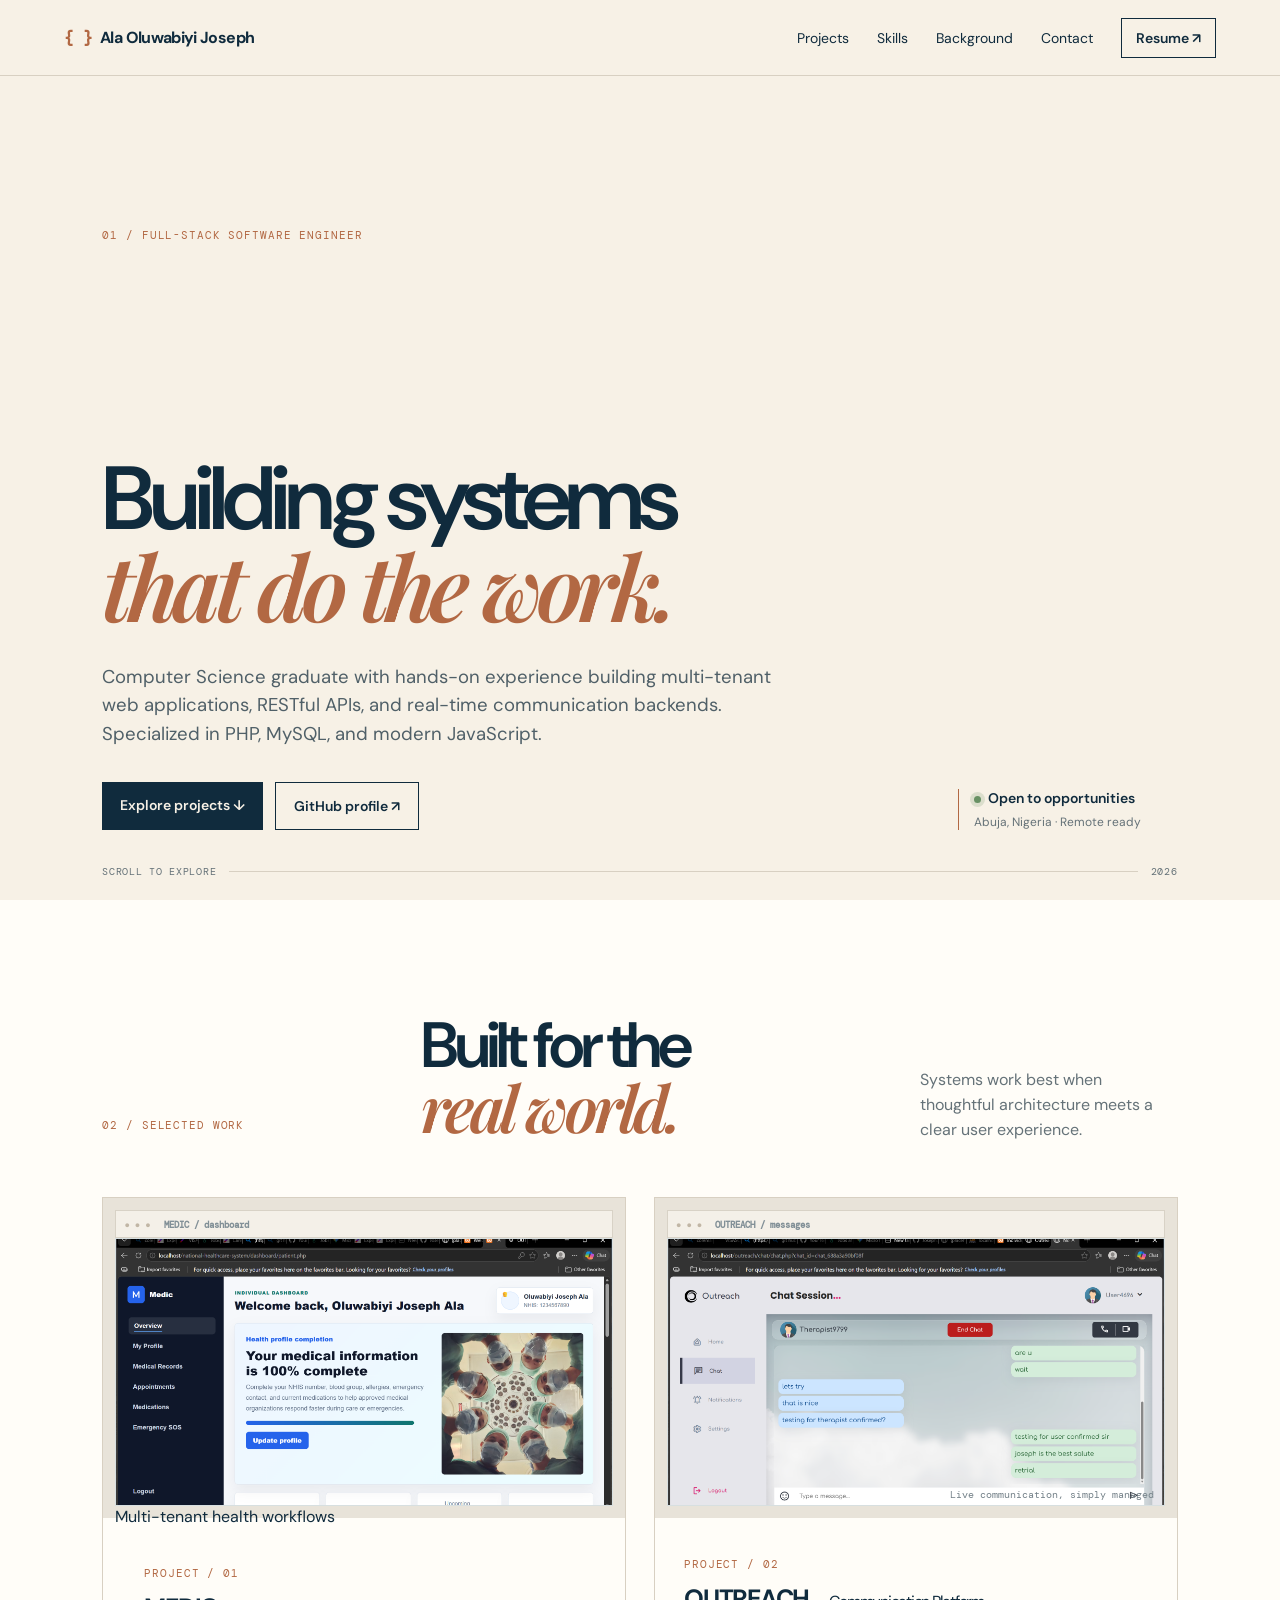
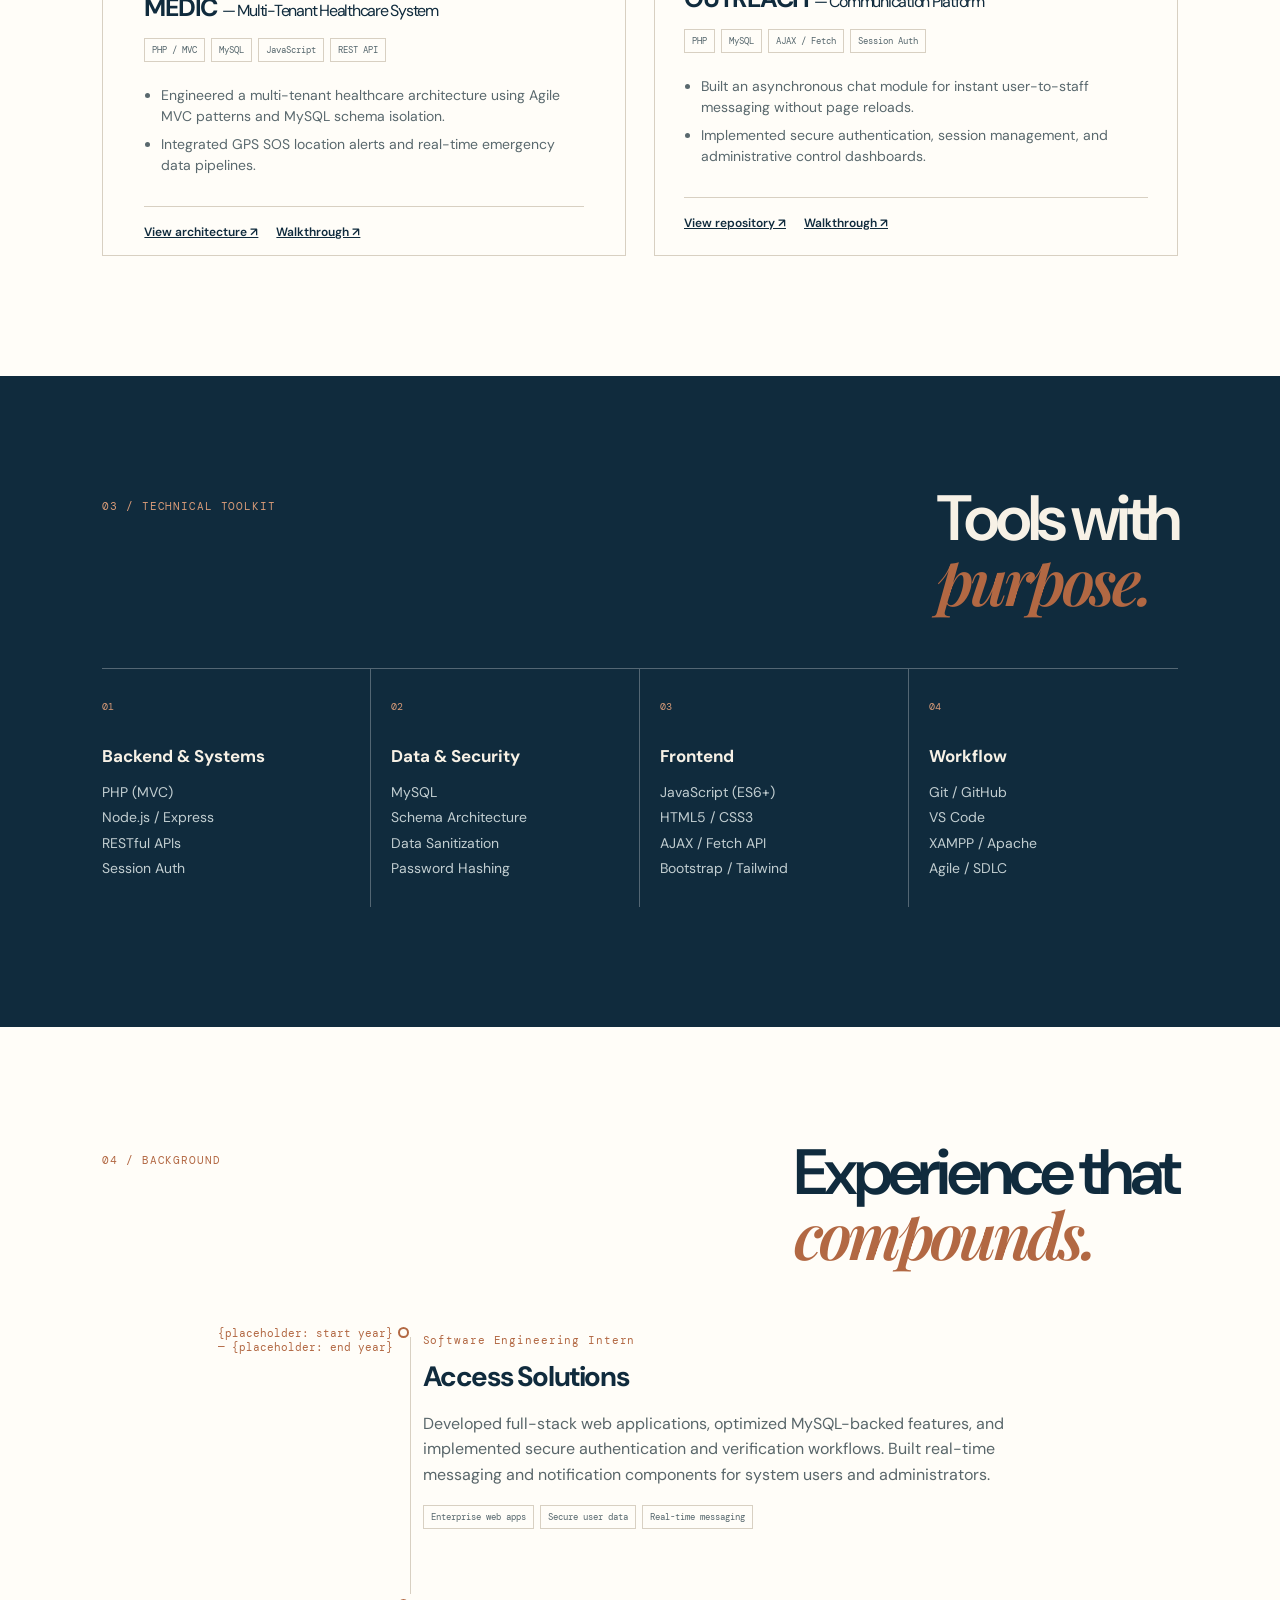
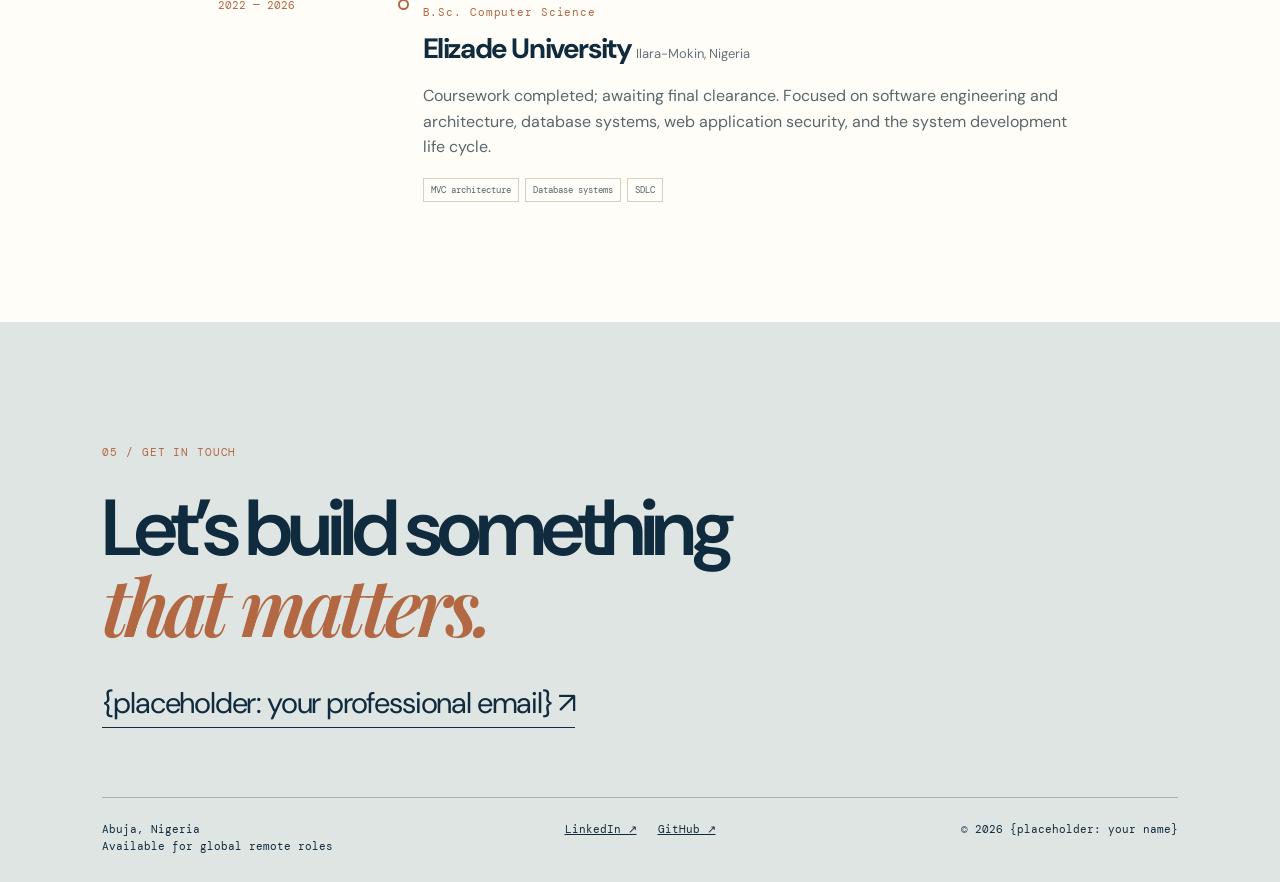
<file: index.html>
<!doctype html>
<html lang="en">
  <head>
    <meta charset="UTF-8"><meta name="viewport" content="width=device-width, initial-scale=1.0">
    <meta name="description" content="Portfolio of {placeholder: your name}, a Full-Stack Software Engineer.">
    <title>Ala Oluwabiyi Joseph — Full-Stack Engineer</title>
    <link rel="preconnect" href="https://fonts.googleapis.com"><link rel="preconnect" href="https://fonts.gstatic.com" crossorigin>
    <link href="https://fonts.googleapis.com/css2?family=DM+Mono&family=DM+Sans:wght@400;500;600;700&family=Playfair+Display:ital,wght@0,600;0,700;1,600&display=swap" rel="stylesheet"><link rel="stylesheet" href="styles.css">
  </head>
  <body>
    <header>
      <a class="brand" href="#top"><b>{ }</b>Ala Oluwabiyi Joseph</a>
      <button class="menu" aria-label="Open navigation">☰</button>
      <nav>
        <a href="#projects">Projects</a>
        <a href="#skills">Skills</a>
        <a href="#experience">Background</a>
        <a href="#contact">Contact</a>
        <a class="resume" href="assets/{placeholder-your-resume}.pdf" download>Resume ↗</a>
      </nav>
    </header>
    <main id="top">
      <section class="hero shell">
        <p class="eyebrow">01 / FULL-STACK SOFTWARE ENGINEER</p>
        <div class="hero-grid">
          <div>
            <h1>Building systems<br><em>that do the work.</em></h1>
            <p class="lede">Computer Science graduate with hands-on experience building multi-tenant web applications, RESTful APIs, and real-time communication backends. Specialized in PHP, MySQL, and modern JavaScript.</p>
            <div class="actions">
              <a class="button primary" href="#projects">Explore projects ↓</a>
              <a class="button secondary" href="https://github.com/Joseph21embid" target="_blank" rel="noreferrer">GitHub profile ↗</a>
            </div>
          </div>
          <aside><span class="live"></span>Open to opportunities<small>Abuja, Nigeria · Remote ready</small></aside>
        </div>
        <div class="scroll">SCROLL TO EXPLORE <i></i> 2026</div>
      </section>
      <section id="projects" class="projects shell">
        <div class="intro"><p class="eyebrow">
          02 / SELECTED WORK</p><h2>Built for the<br><em>real world.</em></h2><p>Systems work best when thoughtful architecture meets a clear user experience.</p>
        </div>
        <div class="project-grid">
          <article class="project">
            <div class="visual medic">
              <div class="bar">
                ● ● ● <b>MEDIC / dashboard</b>
              </div>
              <!-- Replace this src with your MEDIC dashboard screenshot. -->
              <img src="/pic/med.png" alt="MEDIC project screenshot placeholder" style="display: block; width: 100%; height: calc(100% - 28px); object-fit: cover; border: 1px solid #d7dfe0;">
              <div>
                <label>Multi-tenant health workflows</label>
              </div>
              <div class="project-copy"><p class="number">
                PROJECT / 01</p><h3>MEDIC <span>— Multi-Tenant Healthcare System</span></h3>
                <div class="tags">
                  <b>PHP / MVC</b><b>MySQL</b><b>JavaScript</b><b>REST API</b>
                </div>
                <ul><li>Engineered a multi-tenant healthcare architecture using Agile MVC patterns and MySQL schema isolation.</li><li>Integrated GPS SOS location alerts and real-time emergency data pipelines.</li></ul>
                <div class="links">
                  <a href="https://github.com/Joseph21embid/medic-healthcare-system" target="_blank">View architecture ↗</a>
                  <a href="/medic/patient.html">Walkthrough ↗</a>
                </div>
              </div>
            </div>
          </article>
          <article class="project">
            <div class="visual outreach">
              <div class="bar">
                ● ● ● <b>OUTREACH / messages</b>
              </div>
              <!-- Replace this src with your OUTREACH landing-page or chat screenshot. -->
              <img src="/pic/out.png" alt="OUTREACH project screenshot placeholder" style="display: block; width: 100%; height: calc(100% - 28px); object-fit: cover; border: 1px solid #d7dfe0;">
              <label>Live communication, simply managed</label>
            </div>
            <div class="project-copy">
              <p class="number">PROJECT / 02</p>
              <h3>OUTREACH <span>— Communication Platform</span></h3>
              <div class="tags">
                <b>PHP</b><b>MySQL</b><b>AJAX / Fetch</b><b>Session Auth</b>
              </div>
              <ul><li>Built an asynchronous chat module for instant user-to-staff messaging without page reloads.</li><li>Implemented secure authentication, session management, and administrative control dashboards.</li></ul>
              <div class="links">
                <a href="https://github.com/Joseph21embid/outreachhh" target="_blank">View repository ↗</a>
                <a href="/outreach/land.html">Walkthrough ↗</a>
              </div>
            </div>
          </article>
        </div>
      </section>
      <section id="skills" class="skills shell">
        <div class="heading"><p class="eyebrow">03 / TECHNICAL TOOLKIT</p><h2>Tools with<br><em>purpose.</em></h2></div><div class="skill-grid"><article><span>01</span><h3>Backend &amp; Systems</h3><p>PHP (MVC)<br>Node.js / Express<br>RESTful APIs<br>Session Auth</p></article><article><span>02</span><h3>Data &amp; Security</h3><p>MySQL<br>Schema Architecture<br>Data Sanitization<br>Password Hashing</p></article><article><span>03</span><h3>Frontend</h3><p>JavaScript (ES6+)<br>HTML5 / CSS3<br>AJAX / Fetch API<br>Bootstrap / Tailwind</p></article><article><span>04</span><h3>Workflow</h3><p>Git / GitHub<br>VS Code<br>XAMPP / Apache<br>Agile / SDLC</p></article></div>
      </section>
      <section id="experience" class="experience shell">
        <div class="heading"><p class="eyebrow">04 / BACKGROUND</p><h2>Experience that<br><em>compounds.</em></h2></div><div class="timeline"><article><time>{placeholder: start year} — {placeholder: end year}</time><div class="dot"></div><div><p class="number">Software Engineering Intern</p><h3>Access Solutions</h3><p>Developed full-stack web applications, optimized MySQL-backed features, and implemented secure authentication and verification workflows. Built real-time messaging and notification components for system users and administrators.</p><div class="tags"><b>Enterprise web apps</b><b>Secure user data</b><b>Real-time messaging</b></div></div></article><article><time>2022 — 2026</time><div class="dot"></div><div><p class="number">B.Sc. Computer Science</p><h3>Elizade University <small>Ilara-Mokin, Nigeria</small></h3><p>Coursework completed; awaiting final clearance. Focused on software engineering and architecture, database systems, web application security, and the system development life cycle.</p><div class="tags"><b>MVC architecture</b><b>Database systems</b><b>SDLC</b></div></div></article></div>
      </section>
      <section id="contact" class="contact shell"><p class="eyebrow">05 / GET IN TOUCH</p><h2>Let’s build something<br><em>that matters.</em></h2><a class="email" href="mailto:{placeholder: your professional email}">{placeholder: your professional email} ↗</a><footer><p>Abuja, Nigeria<br>Available for global remote roles</p><p><a href="{placeholder: LinkedIn profile URL}">LinkedIn ↗</a> &nbsp; <a href="{placeholder: GitHub profile URL}">GitHub ↗</a></p><p>© 2026 {placeholder: your name}</p></footer></section>
    </main>
    <script src="script.js"></script>
  </body>
</html>
</file>
<file: styles.css>
:root{--ink:#102b3d;--blue:#17445c;--cream:#f7f1e6;--paper:#fffdf8;--copper:#b26843;--line:#d8d0c2;--muted:#657278;--mono:'DM Mono',monospace;--sans:'DM Sans',sans-serif;--serif:'Playfair Display',serif}*{box-sizing:border-box}html{scroll-behavior:smooth}body{margin:0;background:var(--cream);color:var(--ink);font-family:var(--sans)}header{height:76px;padding:0 max(5vw,28px);display:flex;align-items:center;justify-content:space-between;border-bottom:1px solid var(--line);position:sticky;top:0;background:#f7f1e6e8;backdrop-filter:blur(12px);z-index:2}.brand{font-weight:700;letter-spacing:-.04em;color:var(--ink);text-decoration:none}.brand b{font-family:var(--mono);color:var(--copper);margin-right:8px}nav{display:flex;align-items:center;gap:28px}nav a{font-size:14px;color:var(--ink);text-decoration:none}.resume{padding:10px 14px;border:1px solid var(--ink);font-weight:600}.menu{display:none;background:none;border:0;font-size:21px}.shell{padding-left:max(8vw,28px);padding-right:max(8vw,28px)}.eyebrow,.number{font:11px var(--mono);letter-spacing:.08em;color:var(--copper)}.hero{padding-top:clamp(70px,11vw,145px);min-height:calc(100vh - 76px);display:flex;flex-direction:column}.hero-grid{display:grid;grid-template-columns:1fr 220px;align-items:end;gap:35px;flex:1}h1,h2{font-size:clamp(50px,7vw,105px);line-height:.96;letter-spacing:-.065em;margin:20px 0 28px;font-weight:600}em{font-family:var(--serif);color:var(--copper);font-weight:600}.lede{font-size:clamp(16px,1.45vw,20px);line-height:1.55;max-width:690px;color:#506068}.actions{display:flex;gap:12px;flex-wrap:wrap;margin-top:33px}.button{padding:14px 18px;text-decoration:none;font-size:14px;font-weight:600}.primary{background:var(--ink);color:var(--cream)}.secondary{border:1px solid var(--ink);color:var(--ink)}.hero aside{border-left:1px solid var(--copper);padding-left:15px;font-size:14px;font-weight:600}.hero aside small{display:block;color:var(--muted);font-size:12px;margin-top:7px;font-weight:400}.live{display:inline-block;width:7px;height:7px;margin-right:7px;border-radius:50%;background:#689164;box-shadow:0 0 0 4px #68916433}.scroll{padding:35px 0 22px;font:10px var(--mono);color:var(--muted);letter-spacing:.07em;display:flex;align-items:center;gap:13px}.scroll i{height:1px;background:var(--line);flex:1}.projects{background:var(--paper);padding-top:115px;padding-bottom:120px}.intro{display:grid;grid-template-columns:1.1fr 1.8fr 1fr;align-items:end;gap:35px;margin-bottom:54px}.intro h2,.heading h2{font-size:clamp(40px,5vw,72px);margin:0}.intro>p:last-child{color:var(--muted);line-height:1.55;margin:0}.project-grid{display:grid;grid-template-columns:1fr 1fr;gap:28px}.project{border:1px solid var(--line)}.visual{height:320px;padding:12px;background:#e8e3d9;position:relative}.bar{height:28px;padding:8px;color:#c1b6a5;font:9px var(--mono);background:#f4f0e8;border:1px solid #d8d2c6}.bar b{margin-left:8px;color:#829097}.app{height:calc(100% - 28px);display:flex;border:1px solid #d7dfe0;background:#f8fbfc}.app>aside{width:44px;background:var(--ink);color:#dfad85;text-align:center;padding-top:14px;font:17px var(--serif)}.app>aside i{display:block;width:12px;height:12px;border:1px solid #7f9ba9;margin:17px auto;border-radius:2px}.dashboard{padding:22px;flex:1;font-size:12px;font-weight:600}.dashboard>p small{float:right;color:#87949a;font-size:9px;font-weight:400}.metrics{display:flex;gap:10px;margin:24px 0}.metrics span{width:50%;padding:10px;background:white;border:1px solid #e1e6e5;font-size:9px;color:#84929a}.metrics strong,.metrics em{display:block;font:600 21px var(--sans);letter-spacing:-.05em;color:var(--ink);margin:3px 0}.metrics em{font-size:8px;color:#699565}.chart{height:88px;border-bottom:1px solid #d5dddd;display:flex;gap:8px;align-items:end;padding:0 10px}.chart i{height:30%;width:10%;background:var(--copper)}.chart i:nth-child(2){height:52%}.chart i:nth-child(3){height:38%}.chart i:nth-child(4){height:67%}.chart i:nth-child(5){height:46%}.chart i:nth-child(6){height:85%;background:var(--blue)}.chart i:nth-child(7){height:57%}.visual>label{position:absolute;right:23px;bottom:17px;color:#738088;font:10px var(--mono)}.chat{height:calc(100% - 28px);display:grid;grid-template-columns:42% 58%;background:#fcfbf8;border:1px solid #ddd7cb}.convos{padding:17px 9px;border-right:1px solid #e1dbd0;font-size:10px}.convos p{padding:7px 4px;margin:13px 0 0}.convos .active{background:#e4ecef}.convos small{display:block;font-size:7px;color:#899397;margin:3px 0 0 26px}.messages{padding:17px 12px;position:relative;font-size:10px}.messages>strong{font-size:11px}.messages em{font:9px var(--sans);color:#62905f}.messages p{max-width:80%;padding:8px;background:#ebe9e1;margin:16px 0 0;line-height:1.3}.messages p:nth-of-type(2){background:var(--blue);color:white;margin-left:auto}.messages label{position:absolute;bottom:13px;left:12px;right:12px;border:1px solid #d8d1c6;padding:8px;color:#a0a09b;font-size:8px}.messages label b{float:right;color:var(--copper);font-size:13px}.project-copy{padding:28px 29px 24px}.project-copy h3{font-size:25px;letter-spacing:-.05em;margin:10px 0 14px}.project-copy h3 span{font-size:16px;font-weight:400}.tags{display:flex;flex-wrap:wrap;gap:6px}.tags b{font:9px var(--mono);font-weight:400;border:1px solid var(--line);color:#56676d;padding:5px 7px}.project-copy ul{min-height:98px;padding-left:17px;color:#59686d;font-size:14px;line-height:1.48;margin:23px 0}.project-copy li+li{margin-top:8px}.links{border-top:1px solid var(--line);padding-top:17px;display:flex;gap:18px}.links a{font-size:12px;font-weight:600;color:var(--ink)}.skills{padding-top:112px;padding-bottom:120px;background:var(--ink);color:var(--cream)}.skills .eyebrow{color:#d89b78}.heading{display:flex;justify-content:space-between;margin-bottom:52px}.skill-grid{border-top:1px solid #ffffff48;display:grid;grid-template-columns:repeat(4,1fr)}.skill-grid article{min-height:230px;padding:25px 20px;border-right:1px solid #ffffff48}.skill-grid article:first-child{padding-left:0}.skill-grid article:last-child{border:0}.skill-grid span{font:10px var(--mono);color:#d89b78}.skill-grid h3{font-size:17px;margin:30px 0 13px}.skill-grid p{color:#c2ced1;font-size:14px;line-height:1.82;margin:0}.experience{padding-top:115px;padding-bottom:120px;background:var(--paper)}.timeline{max-width:960px;margin-left:auto}.timeline article{display:grid;grid-template-columns:180px 25px 1fr;position:relative;padding-bottom:65px}.timeline article+article{padding-bottom:0}.timeline article:first-child:after{content:'';position:absolute;left:192px;top:15px;bottom:0;width:1px;background:var(--line)}time{font:11px var(--mono);color:var(--copper);padding-top:4px}.dot{width:11px;height:11px;border-radius:50%;border:2px solid var(--copper);background:var(--paper);margin-top:5px;z-index:1}.timeline h3{font-size:28px;letter-spacing:-.05em;margin:0 0 13px}.timeline h3 small{font-size:13px;font-weight:400;letter-spacing:0;color:var(--muted)}.timeline div>p:not(.number){max-width:650px;color:#59666a;line-height:1.6;margin-bottom:18px}.contact{min-height:560px;padding-top:112px;background:#dfe5e2;display:flex;flex-direction:column}.contact h2{font-size:clamp(44px,6.2vw,90px);margin-bottom:36px}.email{font-size:clamp(18px,2.3vw,31px);letter-spacing:-.04em;color:var(--ink);text-decoration:none;border-bottom:1px solid var(--ink);padding-bottom:5px;align-self:start}footer{margin-top:auto;padding:23px 0 26px;border-top:1px solid #102b3d44;display:grid;grid-template-columns:1fr 1fr 1fr}footer p{margin:0;font:11px var(--mono);line-height:1.6}footer p:nth-child(2){text-align:center}footer p:last-child{text-align:right}footer a{color:var(--ink)}@media(max-width:800px){header{height:65px}.menu{display:block}nav{display:none}nav.open{display:flex;position:absolute;left:0;right:0;top:64px;background:var(--cream);border-bottom:1px solid var(--line);padding:20px 5vw;flex-direction:column;align-items:flex-start}.hero{min-height:calc(100vh - 65px);padding-top:68px}.hero-grid{grid-template-columns:1fr}.hero aside{margin-top:15px}.intro{grid-template-columns:1fr;gap:16px}.project-grid{grid-template-columns:1fr}.skill-grid{grid-template-columns:1fr 1fr}.skill-grid article:first-child{padding-left:20px}.skill-grid article{border-bottom:1px solid #ffffff48}.timeline article{grid-template-columns:120px 22px 1fr}.timeline article:first-child:after{left:131px}}@media(max-width:520px){.shell{padding-left:23px;padding-right:23px}.hero h1{font-size:49px}.projects,.skills,.experience{padding-top:78px;padding-bottom:80px}.visual{height:260px}.project-copy{padding:22px 19px}.project-copy ul{min-height:0}.skill-grid{grid-template-columns:1fr}.skill-grid article,.skill-grid article:first-child{padding:19px 0;min-height:0;border-right:0}.skill-grid h3{margin:15px 0 8px}.timeline article{display:block;padding-left:20px;padding-bottom:42px}.timeline article:first-child:after{left:5px;top:13px}.dot{position:absolute;left:0;top:0}.timeline time{display:block;margin-bottom:12px}.timeline h3{font-size:23px}.contact{min-height:460px;padding-top:77px}footer{grid-template-columns:1fr;gap:14px}footer p:nth-child(2),footer p:last-child{text-align:left}}
</file>
